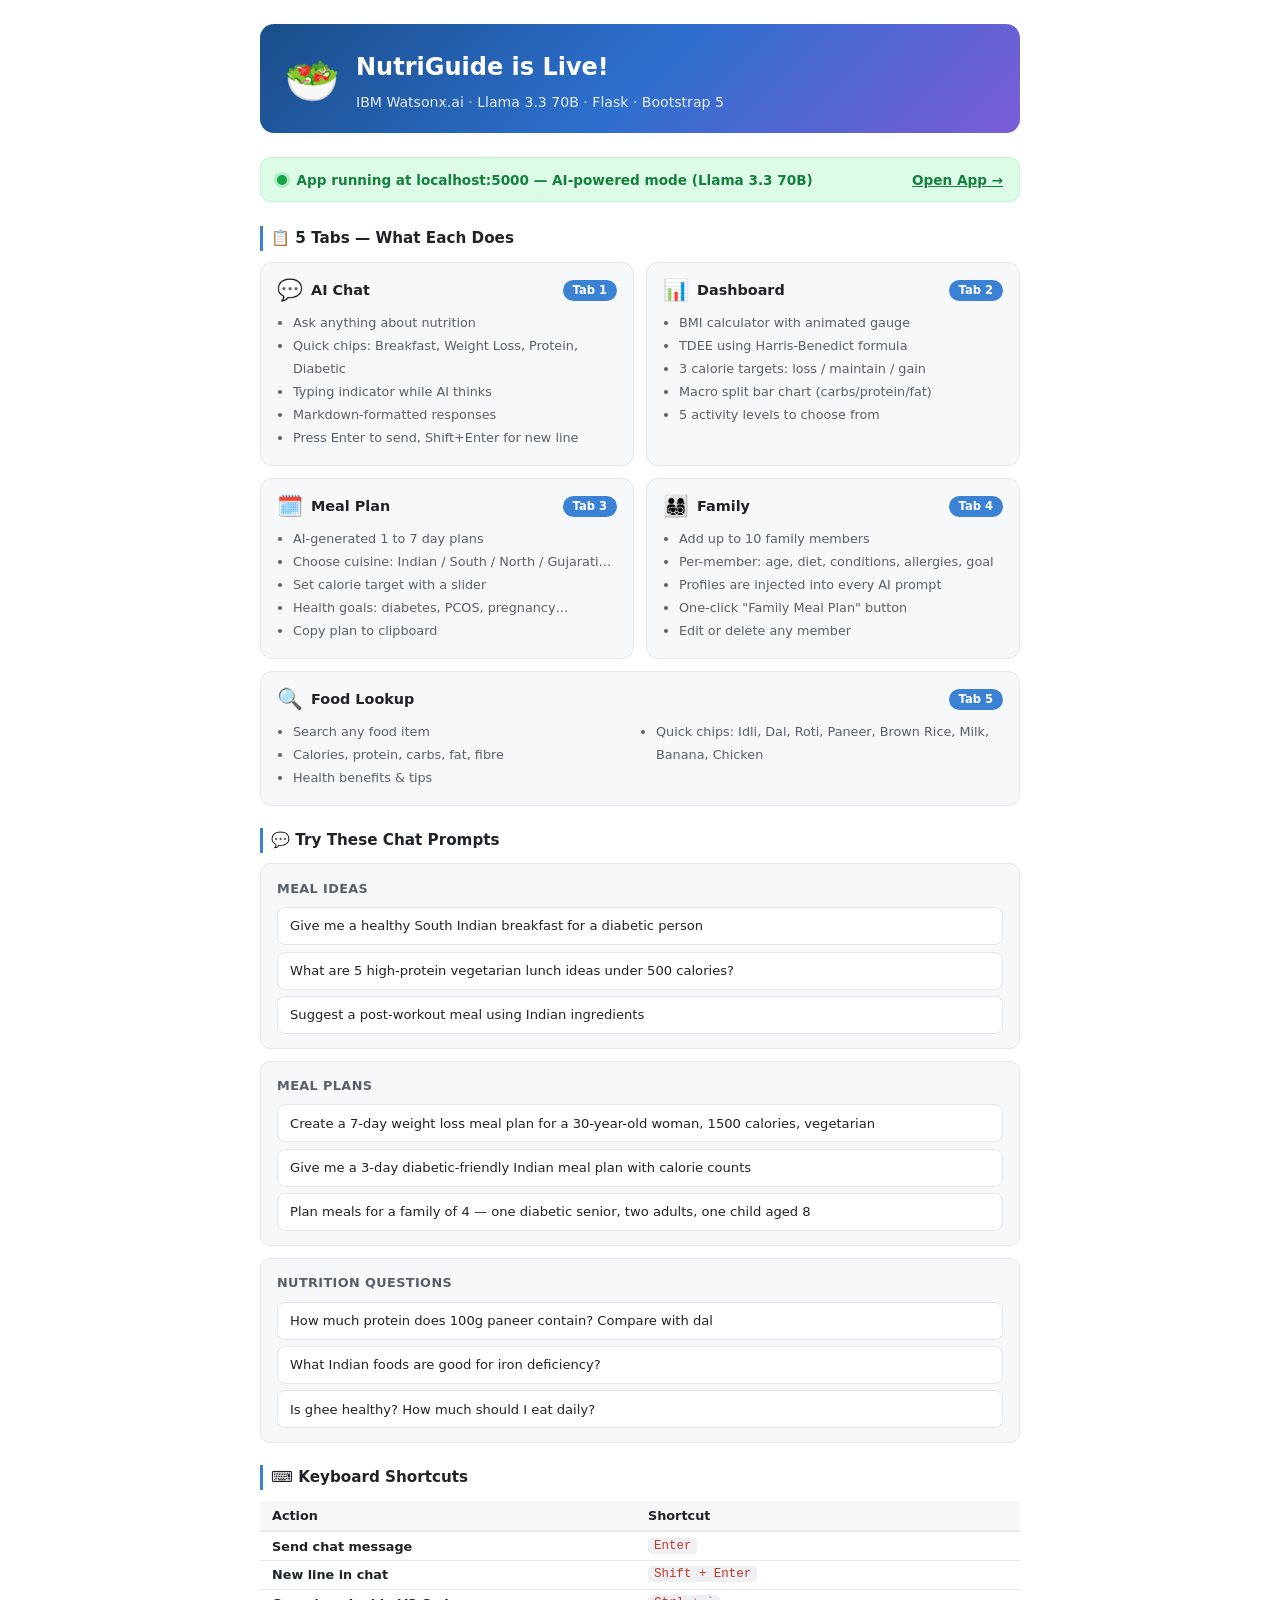
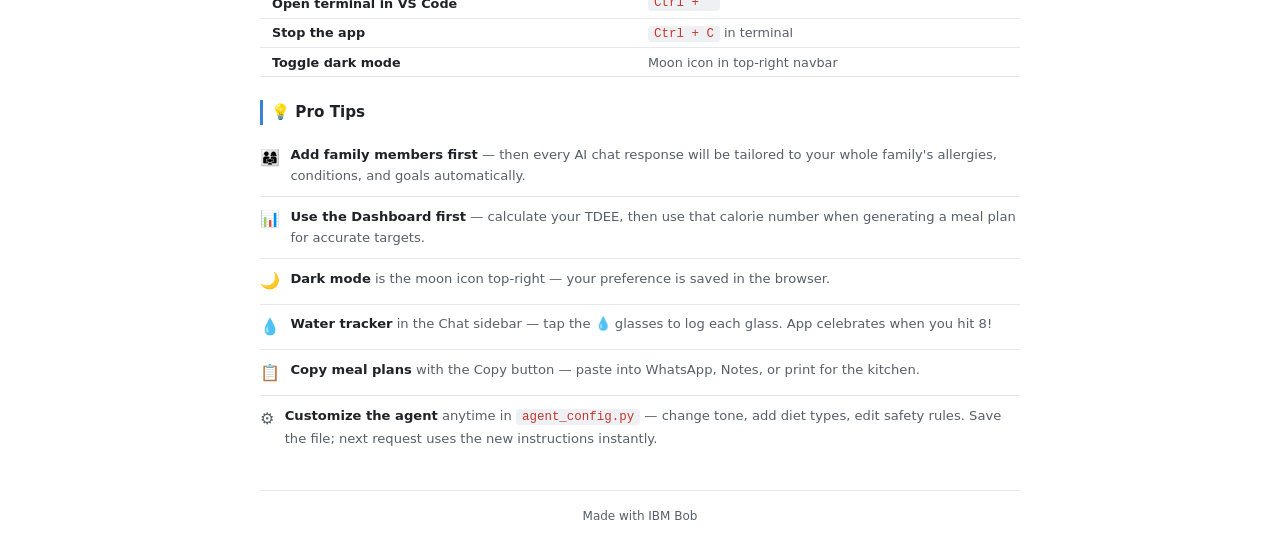
<file: nutriguide-live-app-guide.html>
<html lang="en">
<head>
<meta charset="UTF-8" />
<meta name="viewport" content="width=device-width,initial-scale=1" />
<title>NutriGuide — App Guide</title>
<style>
  :root{--bg:#fff;--surface:#f7f8fa;--border:#e5e7eb;--text:#1f2328;--muted:#57606a;--accent:#3b82d4;--accent2:#7c5cd8;--success:#16a34a;--warn:#d97706;}
  *{box-sizing:border-box;margin:0;padding:0}
  body{font-family:-apple-system,"Segoe UI",system-ui,sans-serif;font-size:14px;line-height:1.65;background:var(--bg);color:var(--text);padding:1.5rem 1rem}
  .wrap{max-width:760px;margin:0 auto}
  /* Hero */
  .hero{background:linear-gradient(135deg,#1a4e8a 0%,#2d6fce 50%,#7c5cd8 100%);border-radius:14px;padding:1.5rem 1.5rem 1.2rem;color:#fff;margin-bottom:1.5rem;display:flex;align-items:center;gap:1rem}
  .hero-icon{font-size:2.8rem;line-height:1}
  .hero h1{font-size:1.5rem;font-weight:800}
  .hero p{opacity:.88;font-size:.88rem;margin-top:.2rem}
  /* Status */
  .status-row{display:flex;align-items:center;gap:.6rem;background:#dcfce7;border:1px solid #bbf7d0;border-radius:10px;padding:.65rem 1rem;margin-bottom:1.5rem}
  .status-dot{width:10px;height:10px;border-radius:50%;background:#16a34a;box-shadow:0 0 0 3px rgba(22,163,74,.2);flex-shrink:0}
  .status-row span{font-size:.85rem;font-weight:600;color:#15803d}
  .status-row a{color:#15803d;font-weight:700;margin-left:auto;font-size:.85rem}
  /* Section headings */
  h2{font-size:.95rem;font-weight:700;color:var(--text);margin:1.4rem 0 .65rem;display:flex;align-items:center;gap:.5rem;padding-left:.5rem;border-left:3px solid var(--accent)}
  /* Tab cards */
  .tab-grid{display:grid;grid-template-columns:1fr 1fr;gap:.75rem;margin-bottom:.5rem}
  @media(max-width:500px){.tab-grid{grid-template-columns:1fr}}
  .tab-card{background:var(--surface);border:1px solid var(--border);border-radius:12px;padding:1rem;transition:box-shadow .15s}
  .tab-card:hover{box-shadow:0 2px 12px rgba(0,0,0,.08)}
  .tab-header{display:flex;align-items:center;gap:.5rem;margin-bottom:.5rem}
  .tab-icon{font-size:1.3rem;line-height:1}
  .tab-name{font-weight:700;font-size:.9rem}
  .tab-nav{display:inline-block;background:var(--accent);color:#fff;border-radius:99px;padding:1px 10px;font-size:.72rem;font-weight:600;margin-left:auto}
  .tab-card ul{padding-left:1rem;margin:0}
  .tab-card li{font-size:.8rem;color:var(--muted);line-height:1.8}
  /* Prompts */
  .prompt-box{background:var(--surface);border:1px solid var(--border);border-radius:10px;padding:.85rem 1rem;margin-bottom:.75rem}
  .prompt-box h3{font-size:.8rem;font-weight:700;color:var(--muted);text-transform:uppercase;letter-spacing:.4px;margin-bottom:.5rem}
  .prompt{background:#fff;border:1px solid var(--border);border-radius:8px;padding:.45rem .75rem;font-size:.82rem;color:var(--text);margin-bottom:.4rem;cursor:default}
  .prompt:last-child{margin-bottom:0}
  code{background:#eef0f4;padding:1px 6px;border-radius:4px;font-size:.78rem;font-family:"SFMono-Regular",Consolas,monospace;color:#c0392b}
  /* Tips */
  .tip{display:flex;gap:.65rem;align-items:flex-start;padding:.55rem 0;border-bottom:1px solid var(--border);font-size:.82rem;color:var(--muted)}
  .tip:last-child{border-bottom:none}
  .tip-icon{font-size:1rem;flex-shrink:0;margin-top:.05rem}
  .tip strong{color:var(--text)}
  /* Shortcut table */
  table{width:100%;border-collapse:collapse;font-size:.8rem;margin-bottom:1rem}
  th{background:var(--surface);padding:.45rem .75rem;text-align:left;border-bottom:2px solid var(--border);font-weight:700}
  td{padding:.4rem .75rem;border-bottom:1px solid var(--border);color:var(--muted);vertical-align:top}
  td:first-child{font-weight:600;color:var(--text);white-space:nowrap}
  /* footer */
  footer{text-align:center;margin-top:2rem;padding-top:1rem;border-top:1px solid var(--border);font-size:.75rem;color:var(--muted)}
</style>
</head>
<body>
<div class="wrap">

  
  <div class="hero">
    <div class="hero-icon">🥗</div>
    <div>
      <h1>NutriGuide is Live!</h1>
      <p>IBM Watsonx.ai · Llama 3.3 70B · Flask · Bootstrap 5</p>
    </div>
  </div>

  
  <div class="status-row">
    <div class="status-dot"></div>
    <span>App running at localhost:5000 — AI-powered mode (Llama 3.3 70B)</span>
    <a href="http://localhost:5000" target="_blank">Open App →</a>
  </div>

  
  <h2>📋 5 Tabs — What Each Does</h2>
  <div class="tab-grid">

    <div class="tab-card">
      <div class="tab-header">
        <span class="tab-icon">💬</span>
        <span class="tab-name">AI Chat</span>
        <span class="tab-nav">Tab 1</span>
      </div>
      <ul>
        <li>Ask anything about nutrition</li>
        <li>Quick chips: Breakfast, Weight Loss, Protein, Diabetic</li>
        <li>Typing indicator while AI thinks</li>
        <li>Markdown-formatted responses</li>
        <li>Press Enter to send, Shift+Enter for new line</li>
      </ul>
    </div>

    <div class="tab-card">
      <div class="tab-header">
        <span class="tab-icon">📊</span>
        <span class="tab-name">Dashboard</span>
        <span class="tab-nav">Tab 2</span>
      </div>
      <ul>
        <li>BMI calculator with animated gauge</li>
        <li>TDEE using Harris-Benedict formula</li>
        <li>3 calorie targets: loss / maintain / gain</li>
        <li>Macro split bar chart (carbs/protein/fat)</li>
        <li>5 activity levels to choose from</li>
      </ul>
    </div>

    <div class="tab-card">
      <div class="tab-header">
        <span class="tab-icon">🗓️</span>
        <span class="tab-name">Meal Plan</span>
        <span class="tab-nav">Tab 3</span>
      </div>
      <ul>
        <li>AI-generated 1 to 7 day plans</li>
        <li>Choose cuisine: Indian / South / North / Gujarati…</li>
        <li>Set calorie target with a slider</li>
        <li>Health goals: diabetes, PCOS, pregnancy…</li>
        <li>Copy plan to clipboard</li>
      </ul>
    </div>

    <div class="tab-card">
      <div class="tab-header">
        <span class="tab-icon">👨‍👩‍👧‍👦</span>
        <span class="tab-name">Family</span>
        <span class="tab-nav">Tab 4</span>
      </div>
      <ul>
        <li>Add up to 10 family members</li>
        <li>Per-member: age, diet, conditions, allergies, goal</li>
        <li>Profiles are injected into every AI prompt</li>
        <li>One-click "Family Meal Plan" button</li>
        <li>Edit or delete any member</li>
      </ul>
    </div>

    <div class="tab-card" style="grid-column:span 2">
      <div class="tab-header">
        <span class="tab-icon">🔍</span>
        <span class="tab-name">Food Lookup</span>
        <span class="tab-nav">Tab 5</span>
      </div>
      <ul style="columns:2;gap:1rem">
        <li>Search any food item</li>
        <li>Calories, protein, carbs, fat, fibre</li>
        <li>Health benefits &amp; tips</li>
        <li>Quick chips: Idli, Dal, Roti, Paneer, Brown Rice, Milk, Banana, Chicken</li>
      </ul>
    </div>

  </div>

  
  <h2>💬 Try These Chat Prompts</h2>
  <div class="prompt-box">
    <h3>Meal Ideas</h3>
    <div class="prompt">Give me a healthy South Indian breakfast for a diabetic person</div>
    <div class="prompt">What are 5 high-protein vegetarian lunch ideas under 500 calories?</div>
    <div class="prompt">Suggest a post-workout meal using Indian ingredients</div>
  </div>
  <div class="prompt-box">
    <h3>Meal Plans</h3>
    <div class="prompt">Create a 7-day weight loss meal plan for a 30-year-old woman, 1500 calories, vegetarian</div>
    <div class="prompt">Give me a 3-day diabetic-friendly Indian meal plan with calorie counts</div>
    <div class="prompt">Plan meals for a family of 4 — one diabetic senior, two adults, one child aged 8</div>
  </div>
  <div class="prompt-box">
    <h3>Nutrition Questions</h3>
    <div class="prompt">How much protein does 100g paneer contain? Compare with dal</div>
    <div class="prompt">What Indian foods are good for iron deficiency?</div>
    <div class="prompt">Is ghee healthy? How much should I eat daily?</div>
  </div>

  
  <h2>⌨️ Keyboard Shortcuts</h2>
  <table>
    <tr><th>Action</th><th>Shortcut</th></tr>
    <tr><td>Send chat message</td><td><code>Enter</code></td></tr>
    <tr><td>New line in chat</td><td><code>Shift + Enter</code></td></tr>
    <tr><td>Open terminal in VS Code</td><td><code>Ctrl + `</code></td></tr>
    <tr><td>Stop the app</td><td><code>Ctrl + C</code> in terminal</td></tr>
    <tr><td>Toggle dark mode</td><td>Moon icon in top-right navbar</td></tr>
  </table>

  
  <h2>💡 Pro Tips</h2>
  <div>
    <div class="tip"><span class="tip-icon">👨‍👩‍👧</span><div><strong>Add family members first</strong> — then every AI chat response will be tailored to your whole family's allergies, conditions, and goals automatically.</div></div>
    <div class="tip"><span class="tip-icon">📊</span><div><strong>Use the Dashboard first</strong> — calculate your TDEE, then use that calorie number when generating a meal plan for accurate targets.</div></div>
    <div class="tip"><span class="tip-icon">🌙</span><div><strong>Dark mode</strong> is the moon icon top-right — your preference is saved in the browser.</div></div>
    <div class="tip"><span class="tip-icon">💧</span><div><strong>Water tracker</strong> in the Chat sidebar — tap the 💧 glasses to log each glass. App celebrates when you hit 8!</div></div>
    <div class="tip"><span class="tip-icon">📋</span><div><strong>Copy meal plans</strong> with the Copy button — paste into WhatsApp, Notes, or print for the kitchen.</div></div>
    <div class="tip"><span class="tip-icon">⚙️</span><div><strong>Customize the agent</strong> anytime in <code>agent_config.py</code> — change tone, add diet types, edit safety rules. Save the file; next request uses the new instructions instantly.</div></div>
  </div>

  <footer>Made with IBM Bob</footer>
</div>
</body>
</html>
</file>
